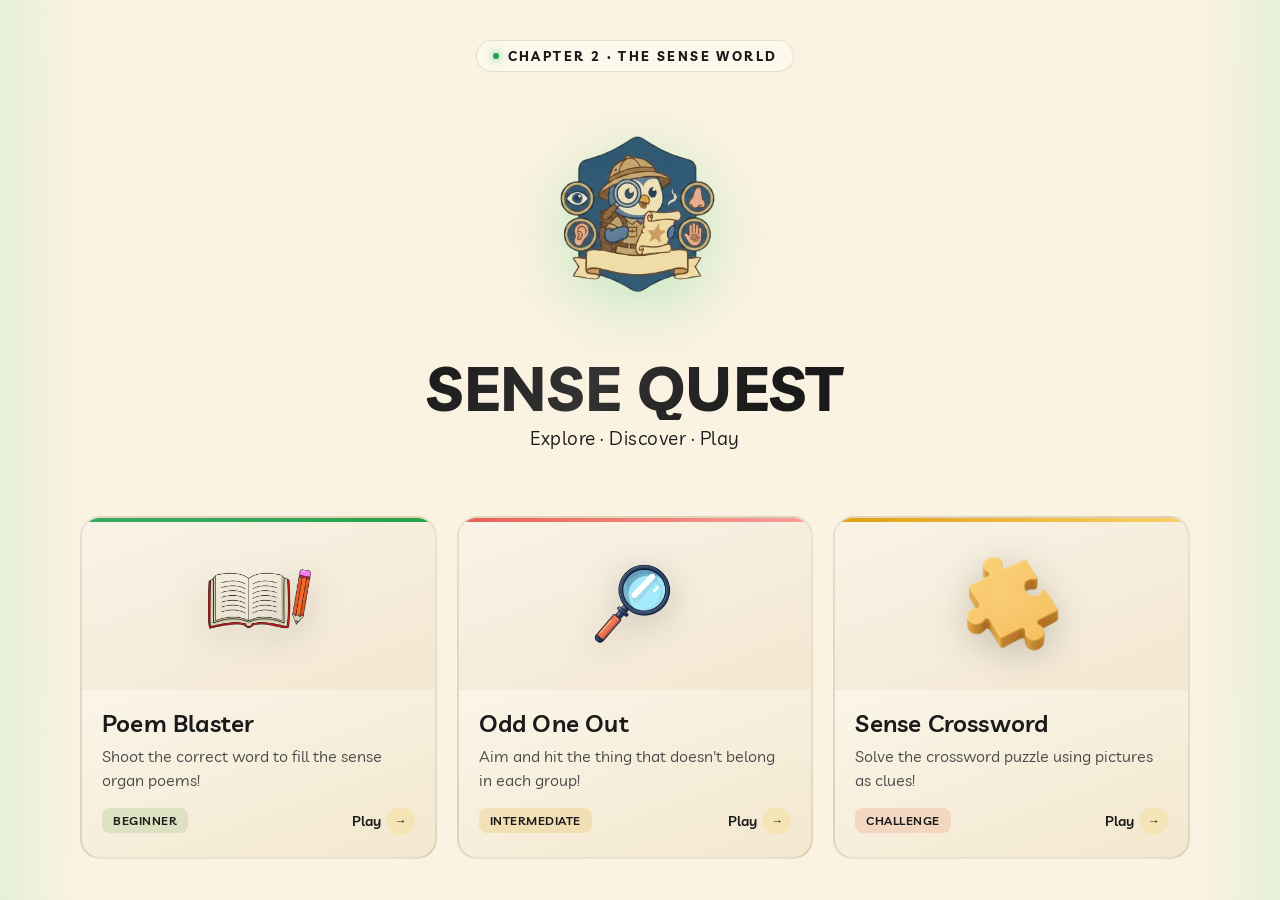
<file: sense-safari-game.html>
<!DOCTYPE html>
<html lang="en">
<head>
<meta charset="UTF-8">
<meta name="viewport" content="width=device-width, initial-scale=1.0, viewport-fit=cover">
<title>Sense Quest — Explore. Discover. Play.</title>
<link rel="preconnect" href="https://fonts.googleapis.com">
<link href="https://fonts.googleapis.com/css2?family=Livvic:wght@300;400;500;600;700&display=swap" rel="stylesheet">
<link rel="stylesheet" href="css/safari.css">
<script src="js/font-guard.js"></script>
<script>
if (history.scrollRestoration) history.scrollRestoration = 'manual';
window.addEventListener('pageshow', function (e) {
  window.scrollTo(0, 0);
  var m = document.getElementById('screen-menu');
  if (m) { m.scrollTop = 0; m.scrollLeft = 0; }
});
</script>
</head>
<body>
<div id="bgScene" aria-hidden="true"></div>
<div class="vine-left" aria-hidden="true"></div>
<div class="vine-right" aria-hidden="true"></div>

<div class="app" id="main">
  <section id="screen-menu" class="screen active">
    <div class="menu-hero">
      <div class="hero-eyebrow"><span class="pulse-dot"></span> CHAPTER 2 &middot; THE SENSE WORLD</div>
      <div class="hero-icon-wrap">
        <div class="hero-ring"></div>
        <div class="hero-ring"></div>
        <div class="hero-ring"></div>
        <div class="hero-icon"><img src="assets/sense-quest.png" alt="Sense Quest"></div>
      </div>
      <h1 class="hero-title">SENSE QUEST</h1>
      <p class="hero-subtitle">Explore &middot; Discover &middot; Play</p>
    </div>

    <div class="game-cards">
      <a class="game-card" href="pages/poem.html">
        <div class="gc-visual"><img class="gc-img" src="assets/poem_blaster-removebg-preview.png" alt="Poem Blaster"></div>
        <div class="gc-body">
          <h3>Poem Blaster</h3>
          <p>Shoot the correct word to fill the sense organ poems!</p>
          <div class="gc-footer">
            <span class="gc-tag easy">Beginner</span>
            <span class="gc-play">Play <span class="gc-play-arrow">→</span></span>
          </div>
        </div>
      </a>

      <a class="game-card crossword-card" href="pages/crossword.html">
        <div class="gc-visual"><img class="gc-img" src="assets/puzzle-removebg-preview.png" alt="Sense Crossword"></div>
        <div class="gc-body">
          <h3>Sense Crossword</h3>
          <p>Solve the crossword puzzle using pictures as clues!</p>
          <div class="gc-footer">
            <span class="gc-tag hard">Challenge</span>
            <span class="gc-play">Play <span class="gc-play-arrow">→</span></span>
          </div>
        </div>
      </a>

      <a class="game-card odd-card" href="pages/odd.html">
        <div class="gc-visual"><img class="gc-img" src="assets/search-removebg-preview.png" alt="Odd One Out"></div>
        <div class="gc-body">
          <h3>Odd One Out</h3>
          <p>Aim and hit the thing that doesn't belong in each group!</p>
          <div class="gc-footer">
            <span class="gc-tag medium">Intermediate</span>
            <span class="gc-play">Play <span class="gc-play-arrow">→</span></span>
          </div>
        </div>
      </a>
    </div>
  </section>
</div>

<div class="float-banner" id="floatBanner"></div>

<script>
function createParticles() {
  const colors = ['#2ecc71','#f1c40f','#ff6b6b','#87ceeb','#ff8fb1'];
  for (let i = 0; i < 20; i++) {
    const p = document.createElement('div');
    p.className = 'particle';
    p.style.left = Math.random() * 100 + 'vw';
    p.style.width = p.style.height = (4 + Math.random() * 8) + 'px';
    p.style.background = colors[Math.floor(Math.random() * colors.length)];
    p.style.animationDuration = (8 + Math.random() * 12) + 's';
    p.style.animationDelay = (Math.random() * 10) + 's';
    document.body.appendChild(p);
  }
}
createParticles();
window.scrollTo(0, 0);
var menu = document.getElementById('screen-menu');
if (menu) { menu.scrollTop = 0; menu.scrollLeft = 0; }
</script>
</body>
</html>
</file>
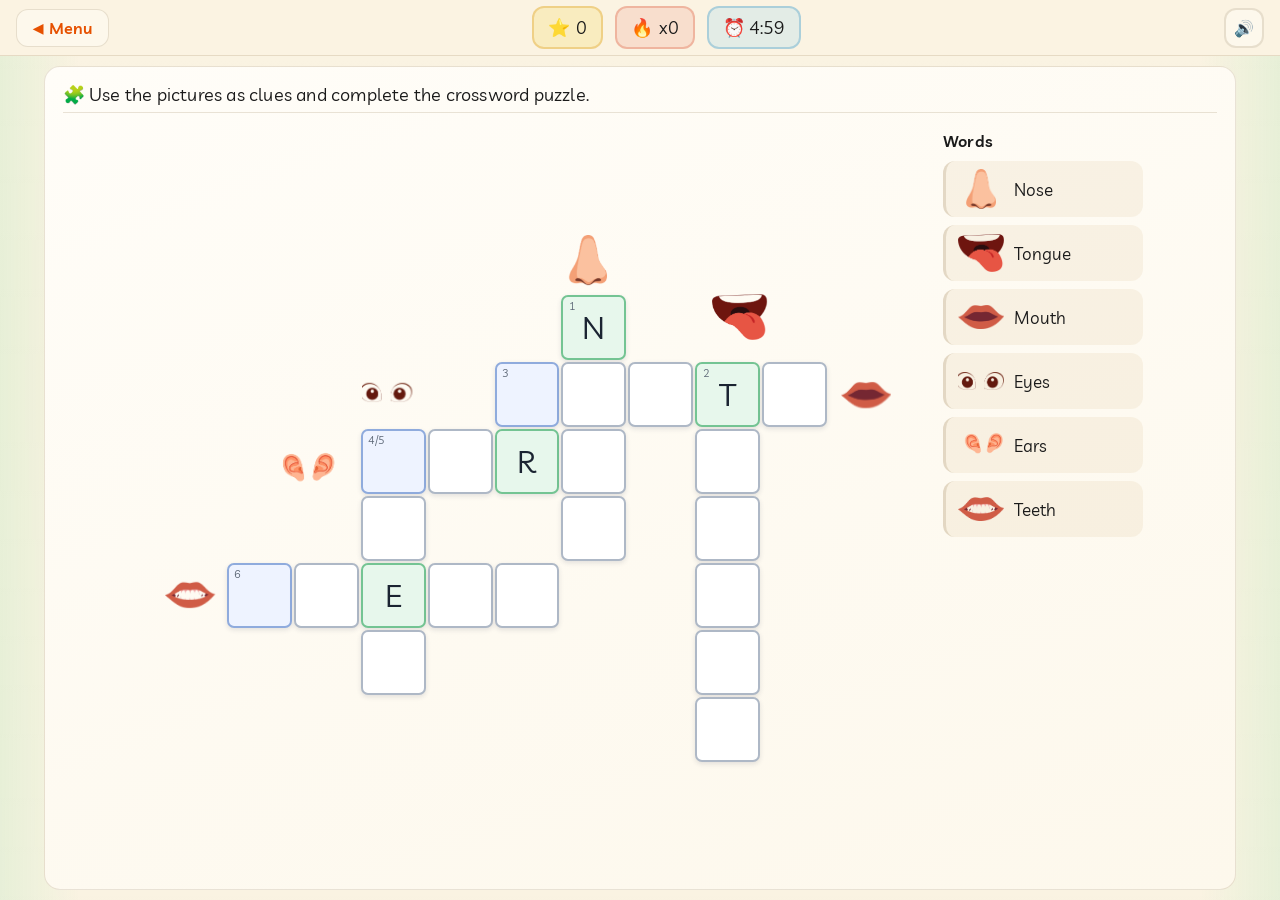
<file: pages/crossword.html>
<!DOCTYPE html>
<html lang="en">
<head>
<meta charset="UTF-8">
<meta name="viewport" content="width=device-width, initial-scale=1.0, viewport-fit=cover">
<title>Sense Crossword — Sense Quest</title>
<link rel="preconnect" href="https://fonts.googleapis.com">
<link href="https://fonts.googleapis.com/css2?family=Livvic:wght@300;400;500;600;700&display=swap" rel="stylesheet">
<link rel="stylesheet" href="../css/safari.css">
<script src="../js/font-guard.js"></script>
</head>
<body>
<div id="bgScene" aria-hidden="true"></div>
<div class="vine-left" aria-hidden="true"></div>
<div class="vine-right" aria-hidden="true"></div>

<div class="app" id="main">
  <section class="screen active game-screen">
    <div class="gp-hud">
      <div class="side"><button class="gp-back" data-back>Menu</button></div>
      <div class="side">
        <div class="gp-chip score-chip">⭐ <span id="crossScore">0</span></div>
        <div class="gp-chip combo-chip">🔥 <span id="crossCombo">x0</span></div>
        <div class="gp-chip timer-chip" id="crossTimer">⏰ 5:00</div>
      </div>
      <div class="side"><button class="sound-toggle" data-sound-toggle>🔊</button></div>
    </div>
    <div class="game-wrap">
      <div class="crossword-stage" id="crosswordStage"></div>
      <div class="game-result-overlay" id="gameResultOverlay">
        <div class="game-result-card">
          <div class="game-result-emoji"></div>
          <div class="game-result-title"></div>
          <div class="game-result-score"></div>
          <div class="game-result-buttons">
            <button class="game-result-btn primary" data-play-again>▶ Play Again</button>
            <button class="game-result-btn secondary" data-go-menu>🏠 Menu</button>
          </div>
        </div>
      </div>
    </div>
  </section>
</div>

<div class="float-banner" id="floatBanner"></div>

<script src="../js/safari-common.js"></script>
<script src="../js/crossword.js"></script>
</body>
</html>
</file>
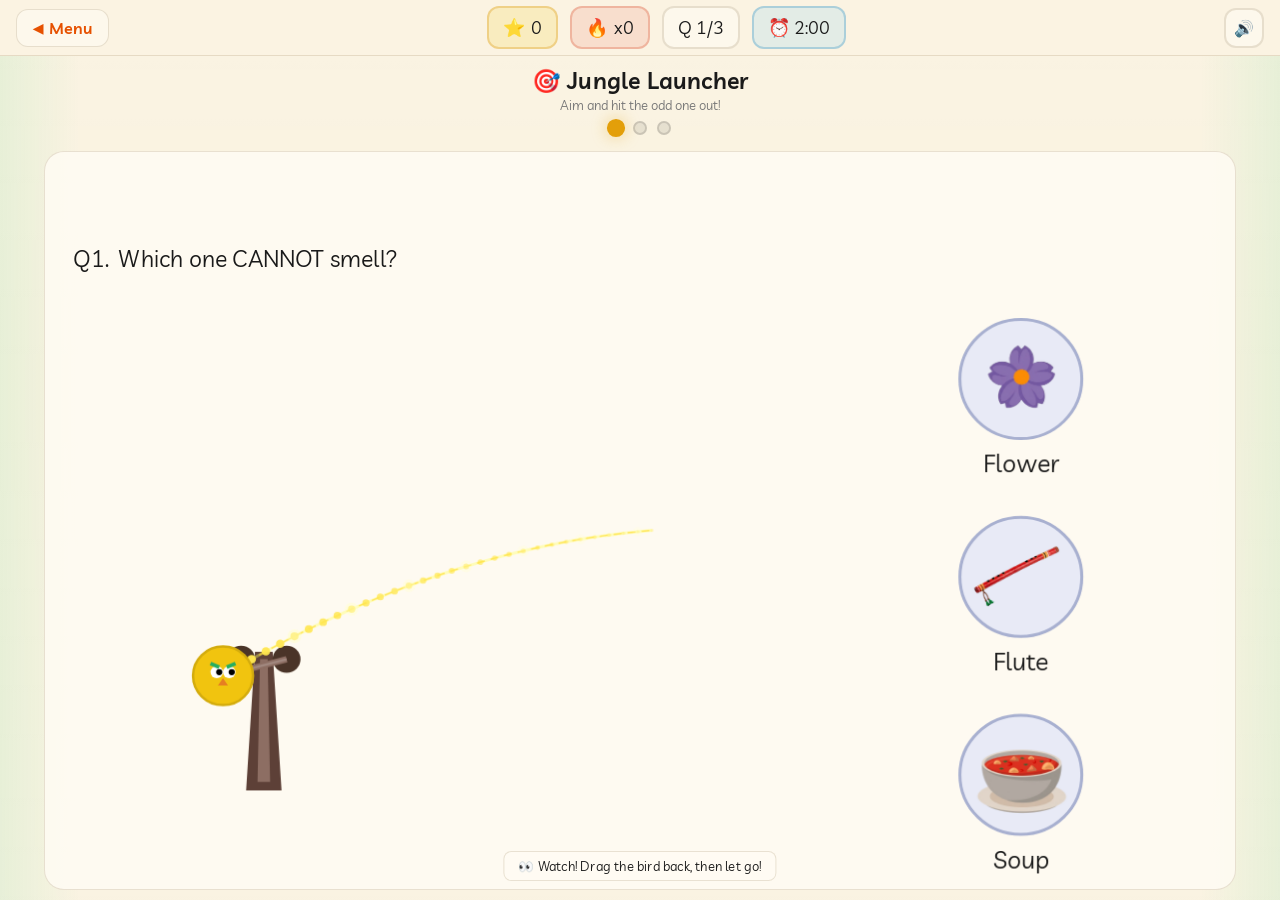
<file: pages/odd.html>
<!DOCTYPE html>
<html lang="en">
<head>
<meta charset="UTF-8">
<meta name="viewport" content="width=device-width, initial-scale=1.0, viewport-fit=cover">
<title>Jungle Launcher — Sense Quest</title>
<link rel="preconnect" href="https://fonts.googleapis.com">
<link href="https://fonts.googleapis.com/css2?family=Livvic:wght@300;400;500;600;700&display=swap" rel="stylesheet">
<link rel="stylesheet" href="../css/safari.css">
<script src="../js/font-guard.js"></script>
</head>
<body>
<div id="bgScene" aria-hidden="true"></div>
<div class="vine-left" aria-hidden="true"></div>
<div class="vine-right" aria-hidden="true"></div>

<div class="app" id="main">
  <section class="screen active game-screen">
    <div class="gp-hud">
      <div class="side"><button class="gp-back" data-back>Menu</button></div>
      <div class="side">
        <div class="gp-chip score-chip">⭐ <span id="oddScore">0</span></div>
        <div class="gp-chip combo-chip">🔥 <span id="oddCombo">x0</span></div>
        <div class="gp-chip" id="oddCount">Q 1/6</div>
        <div class="gp-chip timer-chip" id="oddTimer">⏰ 2:00</div>
      </div>
      <div class="side"><button class="sound-toggle" data-sound-toggle>🔊</button></div>
    </div>
    <div class="game-wrap">
      <div class="game-title-row"><h2>🎯 Jungle Launcher</h2><p>Aim and hit the odd one out!</p></div>
      <div class="odd-progress" id="oddProgress"></div>
      <div class="odd-stage" id="oddStage">
        <canvas id="oddCanvas"></canvas>
        <div class="odd-hud-overlay">
          <div class="odd-question" id="oddQuestion"></div>
        </div>
        <div class="odd-result-popup" id="oddResultPopup"></div>
        <div class="odd-instruction" id="oddInstruction">Drag the bird back to aim, then release to launch!</div>
        <div class="game-result-overlay" id="gameResultOverlay">
          <div class="game-result-card">
            <div class="game-result-emoji"></div>
            <div class="game-result-title"></div>
            <div class="game-result-score"></div>
            <div class="game-result-buttons">
              <button class="game-result-btn primary" data-play-again>▶ Play Again</button>
              <button class="game-result-btn secondary" data-go-menu>🏠 Menu</button>
            </div>
          </div>
        </div>
      </div>
    </div>
  </section>
</div>

<div class="float-banner" id="floatBanner"></div>

<script src="../js/safari-common.js"></script>
<script src="../js/odd.js"></script>
</body>
</html>
</file>
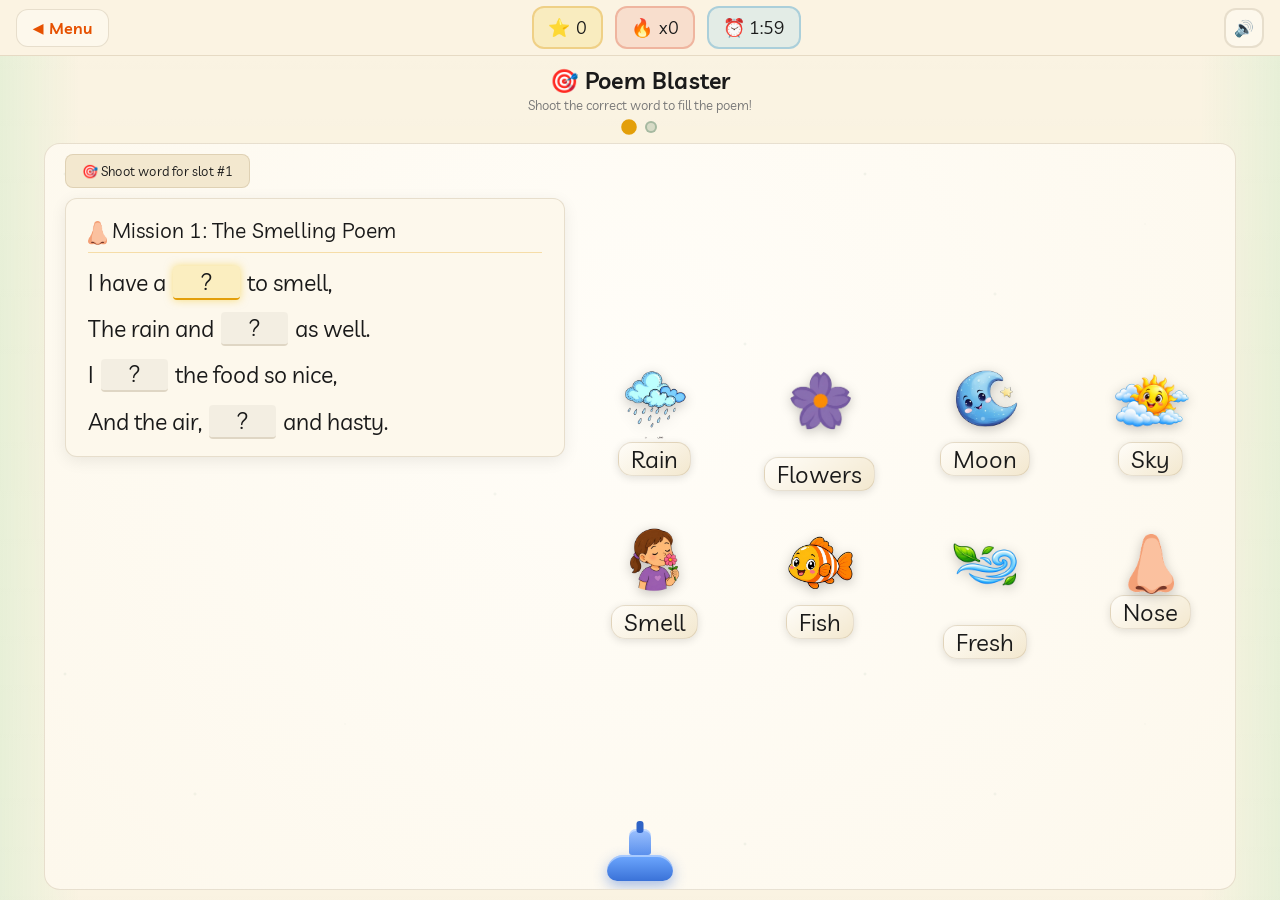
<file: pages/poem.html>
<!DOCTYPE html>
<html lang="en">
<head>
<meta charset="UTF-8">
<meta name="viewport" content="width=device-width, initial-scale=1.0, viewport-fit=cover">
<title>Poem Blaster — Sense Quest</title>
<link rel="preconnect" href="https://fonts.googleapis.com">
<link href="https://fonts.googleapis.com/css2?family=Livvic:wght@300;400;500;600;700&display=swap" rel="stylesheet">
<link rel="stylesheet" href="../css/safari.css">
<script src="../js/font-guard.js"></script>
</head>
<body>
<div id="bgScene" aria-hidden="true"></div>
<div class="vine-left" aria-hidden="true"></div>
<div class="vine-right" aria-hidden="true"></div>

<div class="app" id="main">
  <section class="screen active game-screen">
    <div class="gp-hud">
      <div class="side"><button class="gp-back" data-back>Menu</button></div>
      <div class="side">
        <div class="gp-chip score-chip">⭐ <span id="poemScore">0</span></div>
        <div class="gp-chip combo-chip">🔥 <span id="poemCombo">x0</span></div>
        <div class="gp-chip timer-chip" id="poemTimer">⏰ 2:00</div>
      </div>
      <div class="side"><button class="sound-toggle" data-sound-toggle>🔊</button></div>
    </div>
    <div class="game-wrap">
      <div class="game-title-row"><h2>🎯 Poem Blaster</h2><p>Shoot the correct word to fill the poem!</p></div>
      <div class="poem-progress" id="poemProgress"></div>
      <div class="poem-container" id="poemGameArea">
        <div class="poem-stars"></div>
        <div class="poem-hud">
          <div class="poem-level-card" id="poemInstruction">🎯 SHOOT WORD FOR SLOT #1</div>
        </div>
        <div class="poem-play" id="poemPlay">
          <div class="poem-board" id="poemBoard"></div>
          <div class="poem-slingshot" id="poemSlingshot">
            <div class="poem-slingshot-base">
              <div class="poem-slingshot-fork-l"></div>
              <div class="poem-slingshot-fork-r"></div>
            </div>
          </div>
          <div class="poem-laser" id="poemLaser"></div>
          <div class="poem-aim-line" id="poemAimLine"></div>
          <div class="poem-target-marker" id="poemTargetMarker"></div>
          <div class="poem-asteroids" id="poemAsteroids"></div>
          <div class="poem-message" id="poemMessage"></div>
        </div>
        <div class="game-result-overlay" id="gameResultOverlay">
          <div class="game-result-card">
            <div class="game-result-emoji"></div>
            <div class="game-result-title"></div>
            <div class="game-result-score"></div>
            <div class="game-result-buttons">
              <button class="game-result-btn primary" data-play-again>▶ Play Again</button>
              <button class="game-result-btn secondary" data-go-menu>🏠 Menu</button>
            </div>
          </div>
        </div>
      </div>
    </div>
  </section>
</div>

<div class="float-banner" id="floatBanner"></div>

<script src="../js/safari-common.js"></script>
<script src="../js/poem.js"></script>
</body>
</html>
</file>
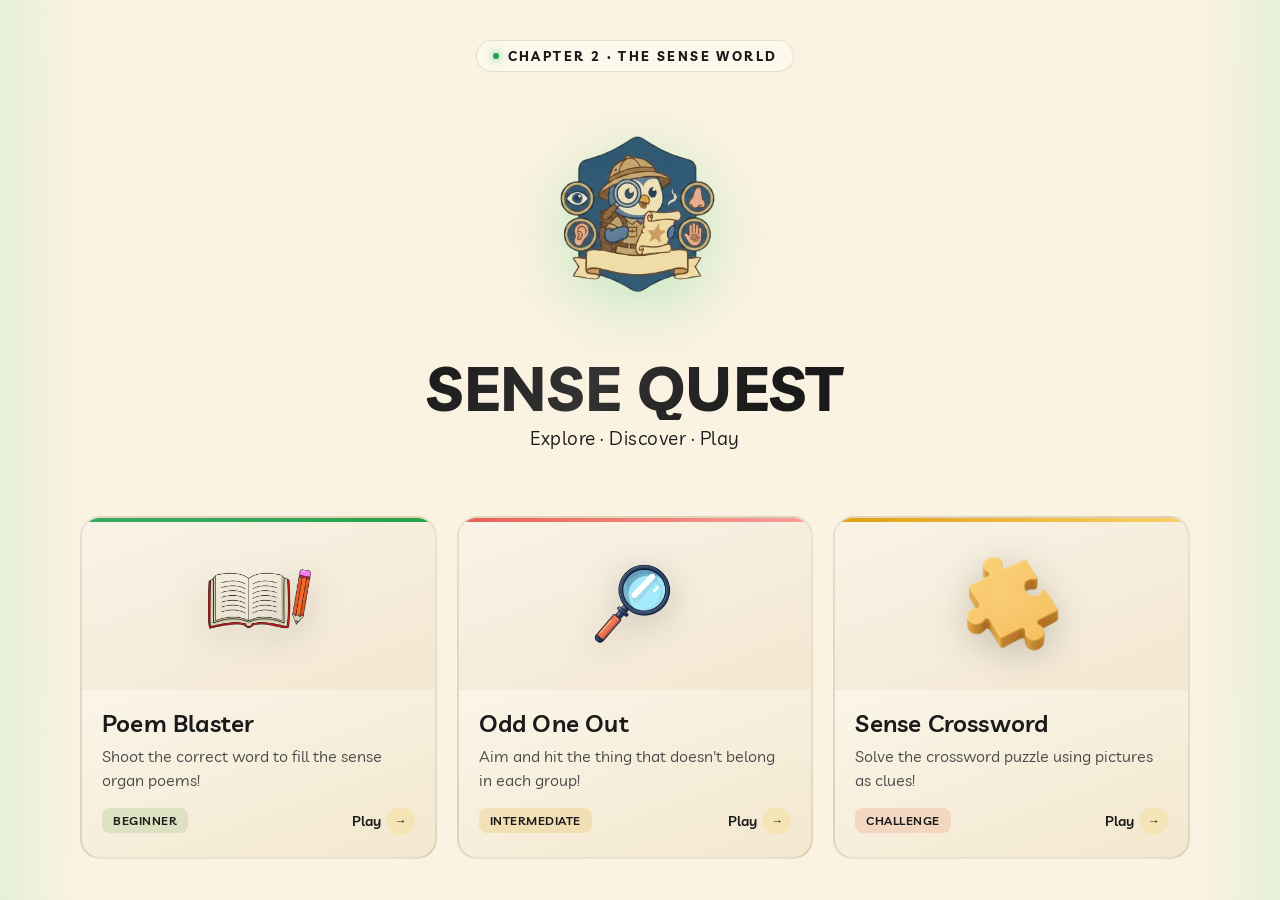
<file: pages/sense-safari-game.html>
<!DOCTYPE html>
<html lang="en">
<head>
<meta charset="UTF-8">
<meta name="viewport" content="width=device-width, initial-scale=1.0, viewport-fit=cover">
<title>Sense Quest — Explore. Discover. Play.</title>
<link rel="preconnect" href="https://fonts.googleapis.com">
<link href="https://fonts.googleapis.com/css2?family=Livvic:wght@300;400;500;600;700&display=swap" rel="stylesheet">
<link rel="stylesheet" href="../css/safari.css">
<script src="../js/font-guard.js"></script>
<script>
if (history.scrollRestoration) history.scrollRestoration = 'manual';
window.addEventListener('pageshow', function (e) {
  window.scrollTo(0, 0);
  var m = document.getElementById('screen-menu');
  if (m) { m.scrollTop = 0; m.scrollLeft = 0; }
});
</script>
</head>
<body>
<div id="bgScene" aria-hidden="true"></div>
<div class="vine-left" aria-hidden="true"></div>
<div class="vine-right" aria-hidden="true"></div>

<div class="app" id="main">
  <section id="screen-menu" class="screen active">
    <div class="menu-hero">
      <div class="hero-eyebrow"><span class="pulse-dot"></span> CHAPTER 2 &middot; THE SENSE WORLD</div>
      <div class="hero-icon-wrap">
        <div class="hero-ring"></div>
        <div class="hero-ring"></div>
        <div class="hero-ring"></div>
        <div class="hero-icon"><img src="../assets/sense-quest.png" alt="Sense Quest"></div>
      </div>
      <h1 class="hero-title">SENSE QUEST</h1>
      <p class="hero-subtitle">Explore &middot; Discover &middot; Play</p>
    </div>

    <div class="game-cards">
      <a class="game-card" href="poem.html">
        <div class="gc-visual"><img class="gc-img" src="../assets/poem_blaster-removebg-preview.png" alt="Poem Blaster"></div>
        <div class="gc-body">
          <h3>Poem Blaster</h3>
          <p>Shoot the correct word to fill the sense organ poems!</p>
          <div class="gc-footer">
            <span class="gc-tag easy">Beginner</span>
            <span class="gc-play">Play <span class="gc-play-arrow">→</span></span>
          </div>
        </div>
      </a>

      <a class="game-card crossword-card" href="crossword.html">
        <div class="gc-visual"><img class="gc-img" src="../assets/puzzle-removebg-preview.png" alt="Sense Crossword"></div>
        <div class="gc-body">
          <h3>Sense Crossword</h3>
          <p>Solve the crossword puzzle using pictures as clues!</p>
          <div class="gc-footer">
            <span class="gc-tag hard">Challenge</span>
            <span class="gc-play">Play <span class="gc-play-arrow">→</span></span>
          </div>
        </div>
      </a>

      <a class="game-card odd-card" href="odd.html">
        <div class="gc-visual"><img class="gc-img" src="../assets/search-removebg-preview.png" alt="Odd One Out"></div>
        <div class="gc-body">
          <h3>Odd One Out</h3>
          <p>Aim and hit the thing that doesn't belong in each group!</p>
          <div class="gc-footer">
            <span class="gc-tag medium">Intermediate</span>
            <span class="gc-play">Play <span class="gc-play-arrow">→</span></span>
          </div>
        </div>
      </a>
    </div>
  </section>
</div>

<div class="float-banner" id="floatBanner"></div>

<script>
function createParticles() {
  const colors = ['#2ecc71','#f1c40f','#ff6b6b','#87ceeb','#ff8fb1'];
  for (let i = 0; i < 20; i++) {
    const p = document.createElement('div');
    p.className = 'particle';
    p.style.left = Math.random() * 100 + 'vw';
    p.style.width = p.style.height = (4 + Math.random() * 8) + 'px';
    p.style.background = colors[Math.floor(Math.random() * colors.length)];
    p.style.animationDuration = (8 + Math.random() * 12) + 's';
    p.style.animationDelay = (Math.random() * 10) + 's';
    document.body.appendChild(p);
  }
}
createParticles();
window.scrollTo(0, 0);
var menu = document.getElementById('screen-menu');
if (menu) { menu.scrollTop = 0; menu.scrollLeft = 0; }
</script>
</body>
</html>
</file>
<file: css/safari.css>
:root{
  --jungle-deep:#e4f3ea; --jungle-mid:#f2faf5; --jungle-light:#d3ebdd;
  --leaf:#27ae60; --leaf-dark:#1a8a4a; --leaf-glow:#16a34a;
  --vine:#1e9e55; --bark:#8d6e63; --bark-light:#ad8b7c;
  --gold:#e39f0a; --gold-dark:#c07f08; --gold-glow:#ffd76a;
  --coral:#ea5a5a; --coral-dark:#d64545;
  --sky:#56b3e6; --sky-dark:#3a9ad9;
  --ink:#1a1a1a; --ink-dim:#4a4a4a; --ink-dim-2:#777;
  --panel:rgba(255,251,240,0.85); --panel-solid:#fffdf7; --edge:rgba(120,90,40,0.16);
  --cream:#faf3e1; --cream-soft:#fdf8ec; --cream-deep:#f3e8cf;
  --success:#27ae60; --error:#e74c3c;
}
*{box-sizing:border-box;}
html,body{margin:0;padding:0;overflow-x:hidden;touch-action:manipulation;}

/* Horizontal pan guard for the scrolling menu/app containers */
.app{overflow-x:hidden;}
html{scrollbar-width:none;-ms-overflow-style:none;scrollbar-gutter:stable;}
html::-webkit-scrollbar{display:none;}
html.fonts-loading body{opacity:0;}
html.fonts-ready body{animation:fontFadeIn .45s ease;}
@keyframes fontFadeIn{from{opacity:0;}to{opacity:1;}}
body{
  min-height:100vh; color:var(--ink); font-family:'Livvic', sans-serif; font-weight:400; position:relative;
  background:#faf3e1;
}

/* Typography: body copy stays at 400, headings & titles get more weight */
h1,h2,h3,h4,.display,
.cross-title,.cross-wordbank-title,.poem-board-title,.game-title-row h2,
.game-result-title{
  font-family:'Livvic', sans-serif;font-weight:600;letter-spacing:0.2px;
}
h1,.hero-title,.display{font-weight:700;letter-spacing:0.3px;}
.gc-body h3,.game-title-row h2,.poem-board-title,.game-result-title,
.cross-title,.cross-wordbank-title,
.poem-level-card{font-weight:600;}
button{font-family:inherit;}
::selection{background:var(--gold); color:var(--ink);}

/* ---------- Background Scene ---------- */
#bgScene{position:fixed;inset:-4%;z-index:0;background-size:cover;background-position:center;
  opacity:0.5;filter:saturate(1.1) brightness(1);pointer-events:none;}
#bgScene::after{content:"";position:absolute;inset:0;
  background:linear-gradient(180deg,rgba(255,255,255,0.14) 0%,rgba(255,255,255,0.05) 45%,rgba(255,255,255,0.18) 100%);}

/* Floating particles */
.particle{position:fixed;border-radius:50%;pointer-events:none;z-index:1;animation:particleFloat linear infinite;}
@keyframes particleFloat{
  0%{transform:translateY(100vh) rotate(0deg);opacity:0;}
  10%{opacity:0.7;}
  90%{opacity:0.7;}
  100%{transform:translateY(-100px) rotate(360deg);opacity:0;}
}

/* Vine decorations */
.vine-left, .vine-right{position:fixed;top:0;width:80px;height:100%;pointer-events:none;z-index:1;opacity:0.3;}
.vine-left{left:0;background:linear-gradient(90deg,rgba(46,204,113,0.3),transparent);}
.vine-right{right:0;background:linear-gradient(-90deg,rgba(46,204,113,0.3),transparent);}

.app{position:relative;z-index:2;min-height:100vh;}
.screen{display:none;min-height:100vh;}
.screen.active{display:block;animation:screenIn .4s ease;}
.screen.active.game-screen{display:flex;flex-direction:column;height:100vh;overflow:hidden;}
.game-screen .game-wrap{flex:1;min-height:0;display:flex;flex-direction:column;justify-content:center;overflow:hidden;}
#screen-poem.active,#screen-crossword.active,#screen-odd.active{height:100vh;height:100dvh;overflow:hidden;}
@keyframes screenIn{from{opacity:0;transform:translateY(12px);} to{opacity:1;transform:translateY(0);}}

/* ---------- HUD - JUNGLE COMMAND CENTER ---------- */
.gp-hud{
  position:sticky;top:0;z-index:80;
  display:grid;grid-template-columns:auto 1fr auto;align-items:center;gap:12px;
  padding:6px 16px;
  background:#fbf3e2;
  border-bottom:1px solid var(--edge);
}
.gp-hud::before{display:none;}

/* Left section - Back button */
.gp-hud .side{display:flex;align-items:center;gap:8px;}
.gp-back{
  background:linear-gradient(145deg,rgba(240,240,240,0.9),rgba(230,230,230,0.95));
  border:1px solid var(--edge);color:#e65100;padding:8px 16px;
  border-radius:12px;cursor:pointer;font-weight:600;font-size:16px;
  transition:all .2s;font-family:'Livvic', sans-serif;
  display:flex;align-items:center;gap:6px;
}
.gp-back:hover{
  background:var(--cream-deep);
  border-color:var(--ink-dim);color:#bf360c;
}
.gp-back::before{content:"◀";font-size:13px;color:#e65100;}

/* Center section - Stats */
.gp-hud .side:nth-child(2){
  display:flex;align-items:center;justify-content:center;gap:12px;
}
.gp-chip{
  background:var(--cream-soft);
  border:2px solid var(--edge);border-radius:12px;
  padding:8px 14px;font-weight:400;font-size:18px;
  display:flex;align-items:center;gap:6px;
  transition:border-color .2s;
  position:relative;
}
.gp-chip::after{display:none;}
.gp-chip:hover{border-color:var(--gold);}

.gp-chip.score-chip{
  background:rgba(241,196,15,0.16);
  border-color:rgba(224,168,50,0.4);
}
.gp-chip.combo-chip{
  background:rgba(231,76,60,0.12);
  border-color:rgba(226,120,90,0.4);
}
.gp-chip.timer-chip{
  background:rgba(87,199,255,0.14);
  border-color:rgba(87,163,199,0.4);
  min-width:88px;justify-content:center;
}
.gp-chip.timer-chip.low{background:rgba(231,76,60,0.18);border-color:rgba(226,120,90,0.5);}

/* Right section - Sound toggle */
.sound-toggle{
  width:40px;height:40px;border-radius:12px;cursor:pointer;font-size:16px;
  background:var(--cream-soft);
  border:2px solid var(--edge);color:var(--ink);
  transition:border-color .2s;display:flex;align-items:center;justify-content:center;
}
.sound-toggle:hover{
  border-color:var(--gold);color:var(--ink);
}

/* ---------- MAIN MENU ---------- */
#screen-menu.active{height:100vh;height:100dvh;overflow-y:auto;overflow-x:hidden;-webkit-overflow-scrolling:touch;scrollbar-gutter:stable;
  scrollbar-width:thin;scrollbar-color:var(--leaf) rgba(120,90,40,0.10);}
#screen-menu.active::-webkit-scrollbar{width:10px;}
#screen-menu.active::-webkit-scrollbar-track{background:rgba(120,90,40,0.10);border-radius:999px;}
#screen-menu.active::-webkit-scrollbar-thumb{background:var(--leaf);border:2px solid transparent;background-clip:content-box;border-radius:999px;}
#screen-menu.active::-webkit-scrollbar-thumb:hover{background:var(--leaf-dark);border:2px solid transparent;background-clip:content-box;}
#screen-menu{padding:0 0 60px;}
.menu-hero{display:flex;flex-direction:column;align-items:center;text-align:center;padding:40px 18px 20px;}
.hero-eyebrow{display:inline-flex;align-items:center;gap:9px;padding:7px 16px;border:1px solid var(--edge);border-radius:999px;
  background:var(--panel);backdrop-filter:blur(10px);font-weight:400;letter-spacing:2px;font-size:11px;color:var(--ink);
  text-transform:uppercase;margin-bottom:18px;}
.pulse-dot{width:6px;height:6px;border-radius:50%;background:var(--leaf-glow);box-shadow:0 0 10px var(--leaf-glow);
  animation:pulseDot 1.6s ease-in-out infinite;}
@keyframes pulseDot{0%,100%{opacity:.4;transform:scale(.8);}50%{opacity:1;transform:scale(1.3);}}

.hero-icon-wrap{position:relative;width:460px;max-width:88vw;height:250px;margin-bottom:8px;}
.hero-icon{width:100%;height:100%;display:flex;align-items:center;justify-content:center;font-size:100px;
  animation:heroFloat 4s ease-in-out infinite;filter:drop-shadow(0 16px 32px rgba(46,204,113,0.28));}
.hero-icon img{width:100%;height:100%;object-fit:contain;display:block;}
@keyframes heroFloat{0%,100%{transform:translateY(0);}50%{transform:translateY(-12px);}}
/* Rings were a flourish around the round compass icon — hidden now that the
   hero art is the wide Sense Quest logo. */
.hero-ring{display:none;}
@keyframes ringPulse{0%,100%{opacity:.2;transform:scale(1);}50%{opacity:.5;transform:scale(1.05);}}

h1.hero-title{font-size:clamp(34px,7vw,56px);margin:8px 0 6px;line-height:1.05;
  background:linear-gradient(120deg,#1a1a1a,#333 40%,#1a1a1a 80%);
  -webkit-background-clip:text;background-clip:text;color:transparent;text-shadow:none;}
p.hero-subtitle{font-size:clamp(15px,2.4vw,19px);color:var(--ink);margin:0 0 20px;font-weight:400;letter-spacing:.5px;}

.player-strip{display:flex;gap:12px;flex-wrap:wrap;justify-content:center;margin-bottom:8px;}
.player-strip .gp-chip{font-size:12.5px;}

/* ---------- Game Cards - NEW STYLE ---------- */
.game-cards{max-width:1150px;margin:26px auto 0;padding:0 20px;display:grid;grid-template-columns:repeat(3,1fr);gap:20px;}
.odd-card{order:2;}
.crossword-card{order:3;}
@media(max-width:700px){.game-cards{grid-template-columns:1fr;}}

.game-card{
  position:relative;overflow:hidden;cursor:pointer;
  border-radius:20px;padding:0;text-decoration:none;
  background:linear-gradient(160deg,rgba(255,255,255,0.94),rgba(240,248,243,0.97));
  border:2px solid var(--edge);backdrop-filter:blur(10px);
  transition:all .25s ease;
}
.game-card:hover{
  transform:translateY(-6px);border-color:var(--gold);
  box-shadow:0 16px 40px rgba(20,56,35,0.18),0 0 30px rgba(227,159,10,0.14);
}

/* Top color bar */
.game-card::before{
  content:"";position:absolute;top:0;left:0;right:0;height:4px;
}
.game-card:nth-child(1)::before{background:linear-gradient(90deg,var(--leaf),var(--leaf-glow));}
.game-card:nth-child(2)::before{background:linear-gradient(90deg,var(--gold),var(--gold-glow));}
.game-card:nth-child(3)::before{background:linear-gradient(90deg,var(--coral),#ff9f9f);}

.gc-visual{
  position:relative;height:150px;display:flex;align-items:center;justify-content:center;
  background:rgba(20,86,50,0.05);overflow:hidden;
}
.gc-visual .gc-img{
  width:auto;height:120px;max-width:90%;object-fit:contain;display:block;
  filter:drop-shadow(0 6px 16px rgba(0,0,0,0.35));
  transition:transform .3s ease;
}
.game-card:hover .gc-img{transform:scale(1.12) rotate(-4deg);}
.gc-visual .big-emoji{
  font-size:56px;filter:drop-shadow(0 6px 16px rgba(0,0,0,0.3));
  transition:transform .3s ease;
}
.game-card:hover .big-emoji{transform:scale(1.15) rotate(-5deg);}

/* Glow behind emoji */
.gc-visual::after{
  content:"";position:absolute;width:100px;height:100px;border-radius:50%;
  background:radial-gradient(circle,rgba(255,255,255,0.08),transparent 70%);
  pointer-events:none;
}

.gc-body{padding:18px 20px 22px;}
.gc-body h3{margin:0 0 8px;font-size:28px;color:var(--ink);font-weight:400;letter-spacing:0.5px;}
.gc-body p{margin:0 0 14px;color:var(--ink);font-size:16px;font-weight:400;line-height:1.4;}

.gc-footer{display:flex;align-items:center;justify-content:space-between;}
.gc-tag{
  font-size:12px;font-weight:400;padding:5px 10px;border-radius:8px;
  text-transform:uppercase;letter-spacing:0.5px;
}
.gc-tag.easy{background:rgba(46,204,113,0.2);color:var(--ink);}
.gc-tag.medium{background:rgba(241,196,15,0.2);color:var(--ink);}
.gc-tag.hard{background:rgba(255,107,107,0.2);color:var(--ink);}

.gc-play{
  display:flex;align-items:center;gap:6px;
  font-family:'Livvic', sans-serif;font-weight:400;font-size:15px;color:var(--ink);
}
.gc-play-arrow{
  width:28px;height:28px;border-radius:50%;background:rgba(241,196,15,0.15);
  display:flex;align-items:center;justify-content:center;font-size:12px;
  transition:all .25s;
}
.game-card:hover .gc-play-arrow{background:var(--gold);color:var(--ink);}

/* ---------- Shared Game Wrap ---------- */
.game-wrap{max-width:min(1640px,96vw);margin:0 auto;padding:10px 18px 10px;overflow:hidden;width:100%;}
.game-title-row{text-align:center;margin-bottom:8px;flex-shrink:0;}
.game-title-row h2{font-size:clamp(18px,3vw,24px);margin:0 0 2px;}
.game-title-row p{color:var(--ink);font-size:12px;font-weight:400;margin:0;}

/* ---------- Float banners ---------- */
.float-banner{position:fixed;top:84px;left:50%;transform:translateX(-50%) translateY(-16px);z-index:700;
  font-family:'Livvic', sans-serif;font-weight:400;padding:12px 26px;border-radius:999px;opacity:0;pointer-events:none;
  transition:all .3s cubic-bezier(.34,1.56,.64,1);font-size:16px;white-space:nowrap;}
.float-banner.show{opacity:1;transform:translateX(-50%) translateY(0);}
.float-banner.combo{background:#fffaf0;border:2px solid var(--gold);color:var(--ink);box-shadow:0 8px 22px rgba(0,0,0,.16);}
.float-banner.achieve{background:#fffaf0;border:2px solid var(--coral);color:var(--ink);box-shadow:0 8px 22px rgba(0,0,0,.16);}

/* ---------- SHARED RESULT POPUP ---------- */
.game-result-overlay{position:fixed;inset:0;background:rgba(0,0,0,0.35);z-index:1000;
  display:flex;align-items:center;justify-content:center;opacity:0;pointer-events:none;transition:opacity 0.4s;}
.game-result-overlay.show{opacity:1;pointer-events:auto;}
.game-result-card{background:linear-gradient(145deg,#fff8f0,#fff);border:1px solid #e8ddd0;border-radius:20px;
  padding:30px 40px;text-align:center;max-width:380px;width:90%;
  box-shadow:0 8px 32px rgba(0,0,0,0.15);transform:scale(0.8);transition:transform 0.4s;
  font-family:'Livvic', sans-serif;}
.game-result-overlay.show .game-result-card{transform:scale(1);}
.game-result-emoji{font-size:52px;margin-bottom:10px;}
.game-result-title{font-size:24px;font-weight:400;color:var(--ink);margin-bottom:6px;}
.game-result-score{font-size:16px;color:var(--ink);margin-bottom:20px;}
.game-result-buttons{display:flex;gap:12px;justify-content:center;}
.game-result-btn{padding:10px 24px;border:none;border-radius:10px;font-family:'Livvic', sans-serif;
  font-size:15px;font-weight:400;cursor:pointer;transition:transform 0.15s,box-shadow 0.15s;}
.game-result-btn:hover{transform:scale(1.05);}
.game-result-btn.primary{background:linear-gradient(135deg,var(--gold),var(--gold-dark));color:var(--ink);
  box-shadow:0 4px 15px rgba(241,196,15,0.4);}
.game-result-btn.secondary{background:rgba(0,0,0,0.04);color:var(--ink);border:1px solid var(--edge);}

/* ---------- GAME 1: POEM QUEST - SHOOTING STYLE ---------- */
.poem-container{position:relative;width:100%;flex:1;min-height:0;display:flex;flex-direction:column;
  border:1px solid var(--edge);border-radius:16px;
  overflow:hidden;background:radial-gradient(circle at center,rgba(255,255,255,0.9) 0%,rgba(240,248,243,0.96) 100%);}
.poem-stars{position:absolute;inset:0;pointer-events:none;
  background:radial-gradient(2px 2px at 20px 30px,rgba(20,86,50,0.35),rgba(0,0,0,0)),
              radial-gradient(2px 2px at 150px 150px,rgba(20,86,50,0.3),rgba(0,0,0,0)),
              radial-gradient(1px 1px at 300px 80px,rgba(20,86,50,0.25),rgba(0,0,0,0)),
              radial-gradient(2px 2px at 450px 350px,rgba(20,86,50,0.3),rgba(0,0,0,0)),
              radial-gradient(2px 2px at 700px 200px,rgba(20,86,50,0.35),rgba(0,0,0,0));
  background-size:800px 500px;opacity:0.25;}
.poem-hud{position:relative;z-index:10;flex-shrink:0;display:flex;justify-content:space-between;align-items:center;
  gap:10px;flex-wrap:wrap;padding:10px 14px 0 20px;}
.poem-level-card{background:rgba(255,255,255,0.9);border:1px solid var(--edge);border-radius:8px;padding:8px 16px;
  color:var(--ink);font-weight:600;letter-spacing:1px;font-size:16px;}
.poem-score-card{background:var(--gold);color:var(--ink);padding:6px 16px;border-radius:20px;font-weight:400;font-size:14px;}
.poem-play{position:relative;flex:1;min-height:0;overflow:hidden;}

/* The poem card scales with the space it has (height AND width) so a long
   mission never spills past the bottom of the play area, and no line has to
   wrap onto an extra row. All three values cap at the original design sizes. */
.poem-board{position:absolute;left:20px;top:10px;transform:none;width:min(45%,500px);min-width:270px;max-width:500px;
  max-height:calc(100% - 16px);
  --poem-max:26px;
  --poem-fs:clamp(14px, min(1.42vw, 2.7vh), var(--poem-max));
  background:rgba(255,255,255,0.95);border:1px solid var(--edge);border-radius:12px;
  padding:clamp(10px,1.9vh,20px) clamp(13px,1.75vw,24px);
  box-shadow:0 4px 16px rgba(0,0,0,0.08);z-index:6;}
.poem-board-title{color:var(--ink);font-size:calc(var(--poem-fs) * 0.93);font-weight:400;
  margin-bottom:clamp(5px,1.4vh,14px);
  border-bottom:1px solid rgba(227,159,10,0.3);padding-bottom:clamp(3px,0.85vh,8px);line-height:1.3;}
.poem-line{display:flex;flex-wrap:wrap;align-items:center;gap:4px calc(var(--poem-fs) * 0.3);
  font-size:var(--poem-fs);color:var(--ink);
  margin-bottom:clamp(5px,1.4vh,14px);line-height:1.4;font-family:'Livvic', sans-serif;font-weight:400;}
.poem-line:last-child{margin-bottom:0;}
.poem-line > span:not(.poem-blank-slot){white-space:nowrap;}
.poem-blank-slot{display:inline-flex;align-items:center;justify-content:center;flex:0 1 auto;
  min-width:calc(var(--poem-fs) * 2.9);height:calc(var(--poem-fs) * 1.46);border-bottom:2px solid var(--edge);
  background:rgba(0,0,0,0.04);color:var(--ink);font-weight:400;text-align:center;
  border-radius:4px;padding:0 calc(var(--poem-fs) * 0.3);font-family:'Livvic', sans-serif;vertical-align:middle;
  font-size:var(--poem-fs);white-space:nowrap;}
.poem-blank-slot.active{border-color:var(--gold);background:rgba(241,196,15,0.2);
  box-shadow:0 0 8px rgba(241,196,15,0.5);animation:poemGlow 1s infinite alternate;}
@keyframes poemGlow{0%{transform:scale(1);}100%{transform:scale(1.05);}}
.poem-blank-slot.correct{background:rgba(46,204,113,0.3);border-color:var(--success);}
/* Size the poem text against the card's own width — that is what decides
   whether a line wraps — with a viewport-height guard so a long mission still
   clears the bottom of the play area. */
@supports (container-type: inline-size){
  .poem-board{container-type:inline-size;}
  .poem-board > *{--poem-fs:clamp(14px, min(5.1cqw, 3.4vh), var(--poem-max));}
}
@media(max-width:800px){
  .poem-board{width:90%;max-width:none;top:10px;bottom:auto;max-height:40%;}
  /* Narrow screens: stack the board and the option grid in normal flow so
     nothing can overlap; the play area scrolls if it runs out of height. */
  .poem-board{position:static;width:auto;max-width:none;max-height:none;margin:8px 8px 0;
    --poem-max:22px;}
  .poem-play{overflow-y:auto;overflow-x:hidden;}
  .poem-play .poem-asteroids{position:static;inset:auto;height:auto;width:auto;
    container-type:normal;grid-template-columns:repeat(4, minmax(0, 1fr));
    margin:10px 8px 80px;gap:14px 10px;align-content:flex-start;}
  .poem-play .poem-asteroid{z-index:5;gap:3px;--ast-img:38px;--ast-font:13px;}
}

.poem-slingshot{position:absolute;bottom:10px;left:50%;transform:translateX(-50%);width:40px;height:50px;z-index:8;pointer-events:none;}
.poem-slingshot-base{width:8px;height:35px;background:linear-gradient(180deg,var(--bark),var(--bark-light));
  border-radius:4px;margin:0 auto;position:relative;}
.poem-slingshot-fork-l,.poem-slingshot-fork-r{position:absolute;top:0;width:6px;height:15px;
  background:var(--bark);border-radius:3px;}
.poem-slingshot-fork-l{left:-8px;transform:rotate(-15deg);}
.poem-slingshot-fork-r{right:-8px;transform:rotate(15deg);}

.poem-laser{position:absolute;width:9px;
  background:linear-gradient(180deg,#fffbe6,#ffd400 40%,#ffb300);
  box-shadow:0 0 14px #ffd400,0 0 28px #ffd400,0 0 54px rgba(255,196,0,0.9);z-index:15;display:none;border-radius:4px;transform-origin:bottom center;}
@keyframes laserShoot{0%{clip-path:inset(100% 0 0 0);}100%{clip-path:inset(0 0 0 0);}}
.poem-aim-line{position:absolute;width:0;border-left:3px dashed rgba(255,193,7,0.85);
  box-shadow:0 0 8px rgba(255,193,7,0.55);z-index:6;pointer-events:none;}
.poem-target-marker{position:absolute;width:58px;height:58px;border:2px dashed var(--gold);
  border-radius:50%;z-index:15;transform:translate(-50%,-50%);display:none;
  pointer-events:none;animation:poemSpin 3s linear infinite;}
@keyframes poemSpin{100%{transform:translate(-50%,-50%) rotate(360deg);}}

/* Option chips: a responsive wrapping grid that fills the area beside the
   poem board. Chips flow and wrap with a real gap (instead of being placed
   one-by-one with absolute left/top), so they can never collide as the
   viewport width shrinks. Visual design of each chip is unchanged. */
.poem-asteroids{
  position:absolute;
  top:6px;
  right:10px;
  bottom:clamp(52px, 9vh, 78px);
  /* always clears the poem card (which is min(45%,500px) wide + 20px left) */
  left:clamp(288px, calc(45% + 34px), 534px);
  /* Fixed 4-column grid: the options always read as two tidy rows, and the
     chips scale (never scroll) as the viewport gets shorter or narrower. */
  display:grid;
  grid-template-columns:repeat(4, minmax(0, 1fr));
  align-content:center;
  justify-items:center;
  align-items:center;
  gap:clamp(4px, 1.4vh, 24px) clamp(6px, 1.2vw, 18px);
  overflow:hidden;
  z-index:4;
}

.poem-asteroid{position:static;width:auto;height:auto;padding:0;
  min-width:0;max-width:100%;
  /* Every chip dimension derives from these two. Fallback sizing keys off the
     viewport; the @supports block below keys off the grid's own box, which is
     what actually has to hold the chips. Both cap at the original
     80px / 24px, so roomy screens look exactly as before. */
  --ast-max:80px;
  --ast-font-max:24px;
  --ast-img:clamp(34px, min(5.6vw, 7.2vh), var(--ast-max));
  --ast-font:clamp(11px, min(1.3vw, 1.8vh), var(--ast-font-max));
  background:none;border:none;border-radius:0;box-shadow:none;
  display:flex;flex-direction:column;align-items:center;justify-content:flex-start;gap:3px;
  color:var(--ink);font-weight:400;font-family:'Livvic', sans-serif;
  cursor:pointer;z-index:4;}
/* higher specificity than the laptop-only nudge below so the chips stay put */
.poem-play .poem-asteroid{transform:none;}
/* Size the chips against the grid box itself (two rows), so they always fill
   the space available and never overflow it — whatever the laptop's height. */
@supports (container-type: size){
  .poem-asteroids{container-type:size;}
  .poem-asteroid{
    --ast-img:clamp(34px, min(23cqh, 16cqw), var(--ast-max));
    --ast-font:clamp(11px, min(5.5cqh, 4.5cqw), var(--ast-font-max));
  }
}
.poem-ast-img{width:var(--ast-img);height:var(--ast-img);object-fit:contain;margin:0;flex-shrink:0;
  filter:drop-shadow(0 3px 6px rgba(0,0,0,0.22));}
.poem-ast-img-lg{width:calc(var(--ast-img) * 1.375);height:calc(var(--ast-img) * 1.375);}
.poem-ast-img-xl{width:calc(var(--ast-img) * 1.5);height:calc(var(--ast-img) * 1.5);}
.poem-ast-img-sm{width:calc(var(--ast-img) * 0.75);height:calc(var(--ast-img) * 0.75);}
/* Emoji fallback chips (words with no PNG, e.g. "wind"). Reserve the same
   square box the images get: emoji glyphs paint outside their em box, so a
   bare line-height:1 span lets the glyph spill onto the label below it. */
.poem-ast-icon{width:var(--ast-img);height:var(--ast-img);flex-shrink:0;
  display:flex;align-items:center;justify-content:center;
  font-size:calc(var(--ast-img) * 0.8);line-height:1;filter:drop-shadow(0 3px 6px rgba(0,0,0,0.2));}
.poem-ast-word{font-size:var(--ast-font);font-weight:400;color:var(--ink);white-space:nowrap;text-transform:capitalize;
  background:linear-gradient(145deg,#fffdf8,var(--cream-deep));
  border:1px solid var(--edge);border-radius:14px;
  padding:calc(var(--ast-font) * 0.17) calc(var(--ast-font) * 0.5);
  box-shadow:0 2px 8px rgba(0,0,0,0.12);}

/* Large external monitors only — laptop widths (<=1600px) are untouched.
   The full monitor-scaling block lives at the END of this file so it wins
   over the later single-class rules in the type-hierarchy section. */

.poem-message{position:absolute;top:45%;left:50%;transform:translate(-50%,-50%);
  background:linear-gradient(145deg,#fff6e6,#fffdf8);border:2px solid var(--edge);
  color:var(--ink);padding:16px 32px;border-radius:16px;font-size:20px;
  font-weight:400;text-align:center;box-shadow:0 8px 28px rgba(0,0,0,0.18);
  display:none;z-index:20;font-family:'Livvic', sans-serif;}

/* Poem progress */
.poem-progress{display:flex;justify-content:center;gap:10px;margin-bottom:10px;flex-shrink:0;}
.poem-dot{width:12px;height:12px;border-radius:50%;background:rgba(20,86,50,0.15);border:2px solid rgba(20,86,50,0.25);
  transition:all .25s ease;}
.poem-dot.done{background:var(--success);border-color:var(--success);transform:scale(1.15);}
.poem-dot.current{background:var(--gold);border-color:var(--gold);transform:scale(1.3);}

/* ---------- GAME 2: CROSSWORD ---------- */
.crossword-stage{flex:1;min-height:0;display:flex;flex-direction:column;gap:10px;
  background:var(--panel);border:1px solid var(--edge);border-radius:16px;padding:16px 18px;backdrop-filter:blur(10px);
  overflow:hidden;}
.cross-header{display:flex;align-items:center;justify-content:space-between;flex-shrink:0;padding-bottom:6px;border-bottom:1px solid var(--edge);}
.cross-title{font-family:'Livvic', sans-serif;font-size:15px;color:var(--ink);font-weight:400;}
.cross-progress{font-family:'Livvic', sans-serif;font-size:13px;color:var(--ink);font-weight:400;
  background:rgba(241,196,15,0.1);padding:4px 12px;border-radius:8px;}
.cross-layout{display:flex;align-items:stretch;justify-content:center;gap:24px;flex:1;min-height:0;overflow:hidden;padding-top:4px;}

/* Grid area with emoji clues — fully fluid: sizes itself to whatever room is
   available instead of jumping between fixed breakpoint pixel sizes, so the
   grid never overflows its container and clue icons never get clipped. */
.cross-grid-area{
  position:relative;
  flex:1 1 auto;
  min-width:0;
  min-height:0;
  width:100%;
  max-width:min(780px,66vw);
  height:100%;
  max-height:100%;
  display:flex;
  align-items:center;
  justify-content:center;
  /* Reserve room around the grid for the clue pictures: enough headroom on
     top for the "above" clues (nose / tongue / eyes) and modest side room
     for the left/right clues, while keeping cells large on short or
     display-scaled laptops. (Monitors override this below.) */
  padding:clamp(52px,8vh,66px) clamp(24px,3vw,42px) clamp(6px,1vh,10px);
  box-sizing:border-box;
}
.cross-grid{
  position:relative;
  display:grid;
  grid-template-columns:repeat(9,1fr);
  grid-template-rows:repeat(7,1fr);
  gap:2px;
  width:100%;
  height:auto;
  aspect-ratio:9/7;
  /* Cap cell size so cells/clue pictures don't grow oversized on large
     laptop windows (monitors raise this cap in their own block below). */
  max-width:600px;
  max-height:100%;
  margin:0 auto;
}
@supports not (aspect-ratio:9/7){
  .cross-grid{height:calc(100% - 0px);}
}

/* Cells */
.cross-cell{
  width:100%;height:100%;border-radius:4px;
  display:flex;align-items:center;justify-content:center;
  font-family:'Livvic', sans-serif;font-weight:400;
  font-size:var(--cross-cell-font,28px);
  background:#fff;color:#1a1a1a;border:1.5px solid var(--edge);
  transition:background .2s ease,border-color .2s ease,transform .1s ease;
  cursor:pointer;position:relative;
  box-shadow:0 1px 3px rgba(0,0,0,0.06);
}
.cross-cell.locked{background:transparent;border:none;box-shadow:none;cursor:default;}
.cross-cell.start{background:#f5f7ff;border-color:#c0d0e8;}
.cross-cell.filled{background:#f0f7f2;border-color:#b0c8b8;color:#1a1a1a;}
.cross-cell:hover:not(.locked):not(.filled){border-color:var(--gold);}
.cross-cell:active{transform:scale(0.93);}

/* Cell number (top-left corner) — sized off the cell's own font-size so it
   always scales in step with the cell instead of a separate breakpoint list. */
.cell-num{position:absolute;top:6%;left:9%;font-size:var(--cross-num-font,11px);font-weight:400;color:var(--ink);line-height:1;letter-spacing:-0.02em;}
.cell-letter{font-size:var(--cross-cell-font,28px);font-weight:400;text-transform:uppercase;line-height:1;}

/* Emoji clues positioned around the grid (placed precisely in JS from the
   actual rendered cell positions, so they always line up with the grid
   regardless of viewport size). */
.cross-clue-emoji{
  position:absolute;top:0;left:0;z-index:5;display:flex;flex-direction:column;align-items:center;gap:2px;
  pointer-events:none;will-change:top,left;
}
.cross-clue-num{
  font-family:'Livvic', sans-serif;font-size:11px;font-weight:400;
  background:var(--leaf);color:#fff;width:20px;height:20px;border-radius:50%;
  display:flex;align-items:center;justify-content:center;box-shadow:0 1px 4px rgba(0,0,0,0.3);
  flex-shrink:0;
}
.cross-clue-icon{
  font-size:var(--cross-clue-font,22px);filter:drop-shadow(0 2px 6px rgba(0,0,0,0.3));
  width:var(--cross-clue-size,44px);height:var(--cross-clue-size,44px);
  display:flex;align-items:center;justify-content:center;flex-shrink:0;
}
.cross-clue-icon img{display:block;width:100%;height:100%;object-fit:contain;}
.cross-clue-emoji.done .cross-clue-num{background:#888;}
.cross-clue-emoji.done .cross-clue-icon{opacity:0.55;}
.cross-clue-check{position:absolute;right:-8px;bottom:-5px;width:22px;height:22px;border-radius:50%;
  display:flex;align-items:center;justify-content:center;background:var(--success);color:var(--ink);
  border:2px solid #fff;font:400 15px 'Livvic',sans-serif;}

.cross-letter-popout{position:absolute;z-index:100;display:flex;gap:6px;
  padding:6px;background:#ffffff;border:1px solid var(--edge);border-radius:10px;
  transform:translate(-50%,-50%);box-shadow:0 4px 12px rgba(0,0,0,0.18);}
.cross-letter-popout button{width:44px;height:44px;padding:0;border:0;border-radius:7px;
  background:#fff;color:#1a1a1a;font:400 26px 'Livvic',sans-serif;cursor:pointer;}
.cross-letter-popout button:hover{background:var(--gold);color:var(--ink);}

/* Word bank sidebar — a definite height (from align-items:stretch on
   .cross-layout) so it either fits without scrolling or scrolls cleanly
   inside its own box, never by pushing the whole page. */
.cross-wordbank{flex:0 0 200px;display:flex;flex-direction:column;gap:8px;padding-top:4px;
  height:100%;max-height:100%;overflow-y:auto;-webkit-overflow-scrolling:touch;scrollbar-width:none;}
.cross-wordbank::-webkit-scrollbar{display:none;}
.cross-wordbank-title{font-family:'Livvic', sans-serif;font-size:17px;color:var(--ink);font-weight:400;margin-bottom:2px;flex-shrink:0;}
.cross-word-row{display:flex;align-items:center;gap:10px;padding:8px 12px;flex-shrink:0;
  background:rgba(0,0,0,0.03);border-radius:12px;border-left:3px solid var(--edge);font-size:20px;}
.cross-word-row.done{border-left-color:#aaa;opacity:0.6;}
.cross-word-emoji{font-size:32px;width:46px;height:40px;display:flex;align-items:center;justify-content:center;flex-shrink:0;}
.cross-word-emoji img{display:block;width:100%;height:100%;object-fit:contain;}
.cross-word-label{color:var(--ink);font-weight:400;white-space:nowrap;font-size:17px;}
.cross-word-letters{font-family:'Livvic', sans-serif;font-weight:400;color:var(--ink);letter-spacing:2px;font-size:18px;}
.cross-word-check{margin-left:auto;color:var(--ink);font:400 20px 'Livvic',sans-serif;}
.revealed-letter{color:var(--ink);text-transform:uppercase;}
.hidden-letter{color:var(--ink);opacity:0.4;}
.float-banner.correct{background:linear-gradient(135deg,#2ecc71,#a8f0bd);color:var(--ink);}
.float-banner.wrong{background:linear-gradient(135deg,#ff6b6b,#ffc0c0);color:var(--ink);}
.float-banner.correct,.float-banner.wrong{top:50%;font-size:32px;padding:28px 50px;}
.float-banner.correct.show,.float-banner.wrong.show{transform:translate(-50%,-50%);}

.crossword-actions{flex-shrink:0;text-align:center;padding-top:4px;}
@media(max-width:720px){
  .cross-layout{flex-direction:column;align-items:stretch;overflow:hidden;gap:12px;}
  .cross-grid-area{flex:0 0 auto;width:100%;max-width:100%;max-height:58%;padding:clamp(28px,11vw,44px) clamp(24px,9vw,44px) 10px;}
  .cross-wordbank{flex:1 1 auto;width:100%;height:auto;gap:7px;max-height:none;}
  .cross-word-row{padding:7px 10px;}
  .cross-word-emoji{width:36px;height:36px;font-size:26px;}
  .cross-word-emoji img{width:36px;height:36px;}
  .cross-word-label{font-size:15px;}
}

/* ---------- GAME 3: ODD ONE OUT - ANGRY GAMING STYLE ---------- */

.odd-progress{display:flex;justify-content:center;gap:10px;margin-bottom:16px;position:relative;z-index:1;}
.odd-dot{
  width:14px;height:14px;border-radius:50%;
  background:rgba(0,0,0,0.08);border:2px solid rgba(0,0,0,0.12);
  transition:all .25s;
}
.odd-dot.done{background:var(--ink);border-color:var(--ink);transform:scale(1.15);box-shadow:0 0 8px rgba(0,0,0,0.15);}
.odd-dot.current{background:var(--gold);border-color:var(--gold);transform:scale(1.3);box-shadow:0 0 12px rgba(227,159,10,0.4);animation:dotPulse 1s infinite;}
@keyframes dotPulse{0%,100%{box-shadow:0 0 12px rgba(227,159,10,0.4);}50%{box-shadow:0 0 20px rgba(227,159,10,0.7);}}

.odd-skip{margin-top:16px;text-align:center;position:relative;z-index:1;}
.odd-skip button{
  background:none;border:1px solid var(--edge);color:var(--ink);
  font-weight:400;cursor:pointer;font-size:13px;padding:8px 16px;
  border-radius:8px;transition:all .2s;font-family:'Livvic', sans-serif;
}
.odd-skip button:hover{border-color:var(--ink-dim);color:var(--ink);background:rgba(0,0,0,0.03);}

/* Odd canvas game */
.odd-stage{position:relative;width:100%;flex:1 1 0;min-height:0;padding:0;overflow:hidden;background:rgba(255,255,255,0.72);border:1px solid var(--edge);border-radius:20px;}
.odd-stage canvas{display:block;width:100%;height:100%;border-radius:17px;cursor:pointer;}
.odd-hud-overlay{position:absolute;top:12%;left:26px;right:8px;display:flex;justify-content:flex-start;align-items:flex-start;pointer-events:none;z-index:10;}
.odd-hud-overlay .odd-question{
  pointer-events:auto;
  background:transparent;
  border:none;border-radius:0;padding:4px 2px;
  max-width:60%;
}
.odd-hud-overlay .odd-question h3{margin:0;font-size:24px;font-weight:400;color:var(--ink);letter-spacing:.3px;}
.odd-hud-overlay .odd-question .odd-q-num{font-weight:400;margin-right:4px;}
.odd-instruction{
  position:absolute;bottom:8px;left:50%;transform:translateX(-50%);
  background:rgba(255,255,255,0.93);border:1px solid var(--edge);
  border-radius:8px;padding:6px 14px;
  color:var(--ink);font-weight:400;font-size:12px;
  pointer-events:none;z-index:10;white-space:nowrap;
}
.odd-result-popup{
  position:absolute;top:50%;left:50%;transform:translate(-50%,-50%) scale(0.7);
  background:linear-gradient(145deg,#f0f4ff,#fff);border:1px solid #d0d8f0;
  border-radius:16px;padding:16px 32px;
  color:var(--ink);font-size:20px;font-weight:400;font-family:'Livvic', sans-serif;
  text-align:center;z-index:20;opacity:0;pointer-events:none;
  transition:opacity 0.3s,transform 0.3s;
  box-shadow:0 8px 28px rgba(0,0,0,0.18);
}
.odd-result-popup.show{
  opacity:1;transform:translate(-50%,-50%) scale(1);
}
.odd-result-popup.correct{
  border-color:var(--leaf);color:var(--ink);
  box-shadow:0 0 30px rgba(46,204,113,0.4);
}
.odd-result-popup.wrong{
  border-color:var(--coral);color:var(--ink);
  box-shadow:0 0 30px rgba(255,107,107,0.4);
}

/* ---------- Shared Buttons ---------- */
.btn{border:none;cursor:pointer;font-family:'Livvic', sans-serif;font-weight:400;font-size:15px;padding:14px 24px;border-radius:999px;
  transition:transform .14s ease,box-shadow .14s ease;}
.btn:active{transform:translateY(1px) scale(.98);}
.btn-primary{background:linear-gradient(135deg,var(--gold),var(--gold-glow));color:var(--ink);box-shadow:0 10px 26px rgba(241,196,15,0.3);}
.btn-primary:hover{transform:translateY(-2px);}
.btn-ghost{background:rgba(20,86,50,0.06);color:var(--ink);border:2px solid var(--edge);}
.btn-ghost:hover{border-color:var(--gold);color:var(--ink);}
.btn-leaf{background:linear-gradient(135deg,var(--leaf),var(--leaf-glow));color:var(--ink);box-shadow:0 10px 26px rgba(46,204,113,0.28);}

button:focus-visible,.game-card:focus-visible{outline:3px solid var(--leaf);outline-offset:3px;}
@media(prefers-reduced-motion:reduce){*{animation-duration:.001ms !important;animation-iteration-count:1 !important;transition-duration:.001ms !important;}}

/* ============================================================
   TYPE HIERARCHY — clear, distinct roles
   title  →  heading  →  question  →  body  →  meta
   (sizes are deliberate, not a blanket enlargement)
   ============================================================ */

/* — TITLE: hero / page title — big, tight, heaviest */
h1.hero-title{font-size:clamp(40px,7.5vw,62px);line-height:1.04;font-weight:700;letter-spacing:.3px;margin:8px 0 6px;}
.hero-eyebrow{font-size:12.5px;letter-spacing:2.4px;font-weight:700;color:var(--ink);}

/* — HEADING: card titles & in-game section titles — 600, medium */
.gc-body h3{font-size:clamp(20px,2.1vw,24px);font-weight:600;letter-spacing:.2px;margin:0 0 6px;}
.game-title-row h2{font-size:clamp(19px,2.4vw,23px);font-weight:600;}
.poem-board-title{font-weight:400;}
.cross-wordbank-title{font-size:16px;font-weight:600;}
.game-result-title{font-size:23px;font-weight:600;}

/* — QUESTION: instructional prompts — calm, regular weight (not bold) */
.cross-title,
#poemInstruction,
.odd-hud-overlay .odd-question h3,
.odd-instruction{
  color:var(--ink);font-weight:400;letter-spacing:.2px;
}
.cross-title{font-size:18px;}
#poemInstruction{font-size:13px;background:var(--cream-deep);border-color:var(--edge);color:var(--ink);}
.odd-hud-overlay .odd-question h3{font-size:23px;font-weight:400;}
.odd-instruction{font-size:12.5px;}

/* — BODY: descriptions & poem lines — 400, calm, roomy */
.hero-subtitle{font-size:clamp(14px,1.9vw,17px);font-weight:400;color:var(--ink-dim);letter-spacing:.3px;}
.gc-body p{font-size:15.5px;font-weight:400;line-height:1.55;color:var(--ink-dim);margin:0 0 14px;}
.game-title-row p{font-size:13px;font-weight:400;color:var(--ink-dim-2);}
.poem-line{font-weight:400;}

/* — META: tags, counters, timers — small, quiet, 500 */
.gc-tag{font-size:11.5px;font-weight:600;padding:5px 11px;}
.gc-play{font-size:14px;font-weight:600;}
.cross-progress,.poem-level-card,.poem-score-card{font-size:12px;font-weight:600;}

/* Imagery — bigger, crisper card art; lighter backdrop so it pops */
.gc-visual{height:172px;}
.gc-visual .gc-img{height:138px;max-width:92%;filter:drop-shadow(0 8px 18px rgba(0,0,0,0.18));}
#bgScene{opacity:0.32;}

/* Crossword clue pictures — flat, no shadow, never clipped */
.cross-clue-icon,
.cross-clue-icon img{filter:none;}
.cross-clue-emoji{gap:3px;}
.crossword-stage,
.cross-layout,
.cross-grid-area{overflow:visible;}
.cross-layout{gap:26px;}
@media(max-width:720px){.cross-layout{gap:12px;}}

/* Poem Blaster — free-standing picture with the word on a small pill below it */
.poem-asteroid{
  flex-direction:column;gap:1px;min-width:0;width:auto;height:auto;
  padding:0;background:none;border:none;box-shadow:none;
  line-height:1;font-weight:400;text-align:center;
}
.poem-asteroid > *{pointer-events:none;}

/* Poem Blaster — visible launcher (replaces the thin twig) */
.poem-slingshot{width:66px;height:56px;bottom:6px;}
.poem-slingshot-base{
  width:66px;height:26px;margin:28px auto 0;border-radius:16px 16px 10px 10px;
  background:linear-gradient(180deg,#6ea8ff,#3a72d8);
  box-shadow:0 5px 14px rgba(58,114,216,.45), inset 0 2px 0 rgba(255,255,255,.4);
}
.poem-slingshot-base::before{
  content:"";position:absolute;left:50%;bottom:100%;transform:translateX(-50%);
  width:22px;height:26px;border-radius:7px 7px 3px 3px;
  background:linear-gradient(180deg,#9dc2ff,#5b90ec);box-shadow:inset 0 2px 0 rgba(255,255,255,.4);
}
.poem-slingshot-base::after{
  content:"";position:absolute;left:50%;bottom:calc(100% + 22px);transform:translateX(-50%);
  width:7px;height:12px;border-radius:3px;background:#2f63c6;
}
.poem-slingshot-fork-l,.poem-slingshot-fork-r{display:none;}

/* ============================================================
   CREAM THEME — HUD, cards and game containers matched to the
   cream page background instead of the old white / green tints
   ============================================================ */
.gp-hud{
  background:#fbf3e2;
  border-bottom-color:var(--edge);
}
.hero-eyebrow{background:var(--cream-soft);border-color:var(--edge);}
.gp-back,.sound-toggle{
  background:var(--cream-soft);
  border-color:var(--edge);
}

/* Menu game cards */
.game-card{
  background:linear-gradient(160deg,#fffdf8,var(--cream-deep));
  border-color:var(--edge);
}
.gc-visual{background:rgba(196,158,92,0.10);}
.gc-tag.easy{background:rgba(120,170,90,0.20);}
.gc-tag.medium{background:rgba(224,168,50,0.22);}
.gc-tag.hard{background:rgba(226,120,90,0.20);}

/* In-game containers */
.crossword-stage{background:linear-gradient(160deg,#fffdf8,var(--cream-soft));border-color:var(--edge);}

/* Crossword grid cells — crisp white boxes with a clear outline (reference look) */
.cross-cell{
  background:#ffffff;
  border:2px solid #aeb8c6;
  border-radius:7px;
  box-shadow:0 2px 5px rgba(30,45,70,0.12);
  color:#1b2432;
}
.cross-cell.locked{background:transparent;border:none;box-shadow:none;}
.cross-cell.start{background:#eef3ff;border-color:#8fabdd;}
.cross-cell.filled{background:#e7f7ec;border-color:#74c493;color:#1b2432;}
.cross-cell:hover:not(.locked):not(.filled){border-color:var(--gold);}
.cell-num{color:#5b6675;}
.cross-word-row{background:rgba(196,158,92,0.10);border-left-color:var(--edge);}
.cross-progress{background:rgba(224,168,50,0.16);}
.poem-container{background:radial-gradient(circle at 50% 30%,#fffdf8 0%,var(--cream-soft) 100%);border-color:var(--edge);}
.poem-board{background:var(--cream-soft);border-color:var(--edge);}
.poem-level-card{background:var(--cream-deep);border-color:var(--edge);}
.poem-asteroid{background:none;border:none;}
.poem-ast-word{background:linear-gradient(145deg,#fffdf8,var(--cream-deep));border-color:var(--edge);}
.odd-stage{background:rgba(255,252,244,0.82);border-color:var(--edge);}
.odd-instruction{background:rgba(255,252,244,0.94);border-color:var(--edge);}

/* ============================================================
   FEEDBACK POPUPS — vivid, consistent correct / wrong colouring
   across crossword, poem and odd-one-out
   ============================================================ */
.float-banner.correct{
  background:#2e9e5b;
  border:2px solid #1f7d46;color:#ffffff;
  box-shadow:0 8px 22px rgba(0,0,0,0.16);
}
.float-banner.wrong{
  background:#d8493c;
  border:2px solid #b23a2f;color:#ffffff;
  box-shadow:0 8px 22px rgba(0,0,0,0.16);
}
.poem-message{
  background:#fffaf0;
  border:2px solid var(--gold);color:var(--ink);
  box-shadow:0 8px 22px rgba(0,0,0,0.16);
}
.odd-result-popup{
  background:#fffaf0;
  border:2px solid var(--edge);
  box-shadow:0 8px 22px rgba(0,0,0,0.16);
}
.odd-result-popup.correct{
  background:#2e9e5b;
  border-color:#1f7d46;color:#ffffff;
  box-shadow:0 8px 22px rgba(0,0,0,0.16);
}
.odd-result-popup.wrong{
  background:#d8493c;
  border-color:#b23a2f;color:#ffffff;
  box-shadow:0 8px 22px rgba(0,0,0,0.16);
}
.game-result-card{
  background:#fffaf0;
  border:2px solid #e0cfa6;
  box-shadow:0 10px 30px rgba(0,0,0,0.18);
}
.game-result-btn.primary{
  background:#e39f0a;color:#ffffff;
  box-shadow:none;
}
.game-result-btn.secondary{
  background:var(--cream-deep);border:1px solid var(--edge);color:var(--ink);
}

/* ============================================================
   LARGE EXTERNAL MONITORS ONLY (min-width:1601px)
   Laptop widths (<=1600px) are completely untouched by everything
   below. Bigger HUD, bigger crossword grid + clue art, modestly
   scaled question headings and options, and the game content
   vertically centred instead of hugging the top.
   ============================================================ */
@media(min-width:1601px){
  /* --- HUD / header: larger so every item reads clearly --- */
  .gp-hud{padding:12px 30px;gap:20px;}
  .gp-back{font-size:20px;padding:12px 24px;border-radius:14px;}
  .gp-back::before{font-size:13px;}
  .gp-chip{font-size:20px;padding:12px 20px;border-radius:14px;border-width:2px;}
  .gp-chip.timer-chip{min-width:130px;}
  .sound-toggle{width:56px;height:56px;font-size:24px;border-radius:14px;}

  /* --- Question headings: scaled up modestly (not oversized) --- */
  .cross-header{gap:12px;align-items:center;}
  .cross-title{font-size:30px;line-height:1.3;}
  .cross-progress{font-size:18px;padding:7px 16px;}
  #poemInstruction{font-size:24px;}
  .odd-hud-overlay .odd-question{max-width:none;}
  .odd-hud-overlay .odd-question h3{font-size:28px;font-weight:400;}

  /* --- Crossword: bigger grid + clue pictures, layout centred --- */
  .cross-layout{gap:60px;align-items:center;}
  .cross-grid-area{
    max-width:min(1060px,52vw);
    padding:clamp(80px,13vh,120px) clamp(96px,10vw,150px) clamp(16px,2vh,22px);
  }
  .cross-grid{max-width:920px;}

  /* --- Crossword word list: modestly scaled options, list vertically centred --- */
  .cross-wordbank{flex:0 0 300px;justify-content:center;padding-top:0;}
  .cross-wordbank-title{font-size:24px;margin-bottom:10px;}
  .cross-word-row{padding:12px 16px;gap:14px;}
  .cross-word-emoji{width:56px;height:50px;font-size:38px;}
  .cross-word-label{font-size:22px;}
  .cross-word-letters{font-size:20px;}
  .cross-word-check{font-size:22px;}
  .cross-letter-popout button{width:52px;height:52px;font-size:28px;}

  /* --- Poem Blaster: bigger art, modestly scaled word options.
         Raises the caps only — the chips still shrink to fit a short window. */
  .poem-asteroid{--ast-max:88px;--ast-font-max:26px;}
  .poem-board{--poem-max:24px;}
}

/* Laptop screens - keep the option grid vertically centred beside the board.
   (The old absolute-nudge is no longer needed now the chips are a flex grid.) */
@media(min-width:1024px) and (max-width:1600px){
  .poem-asteroids{align-content:center;}
}
</file>
